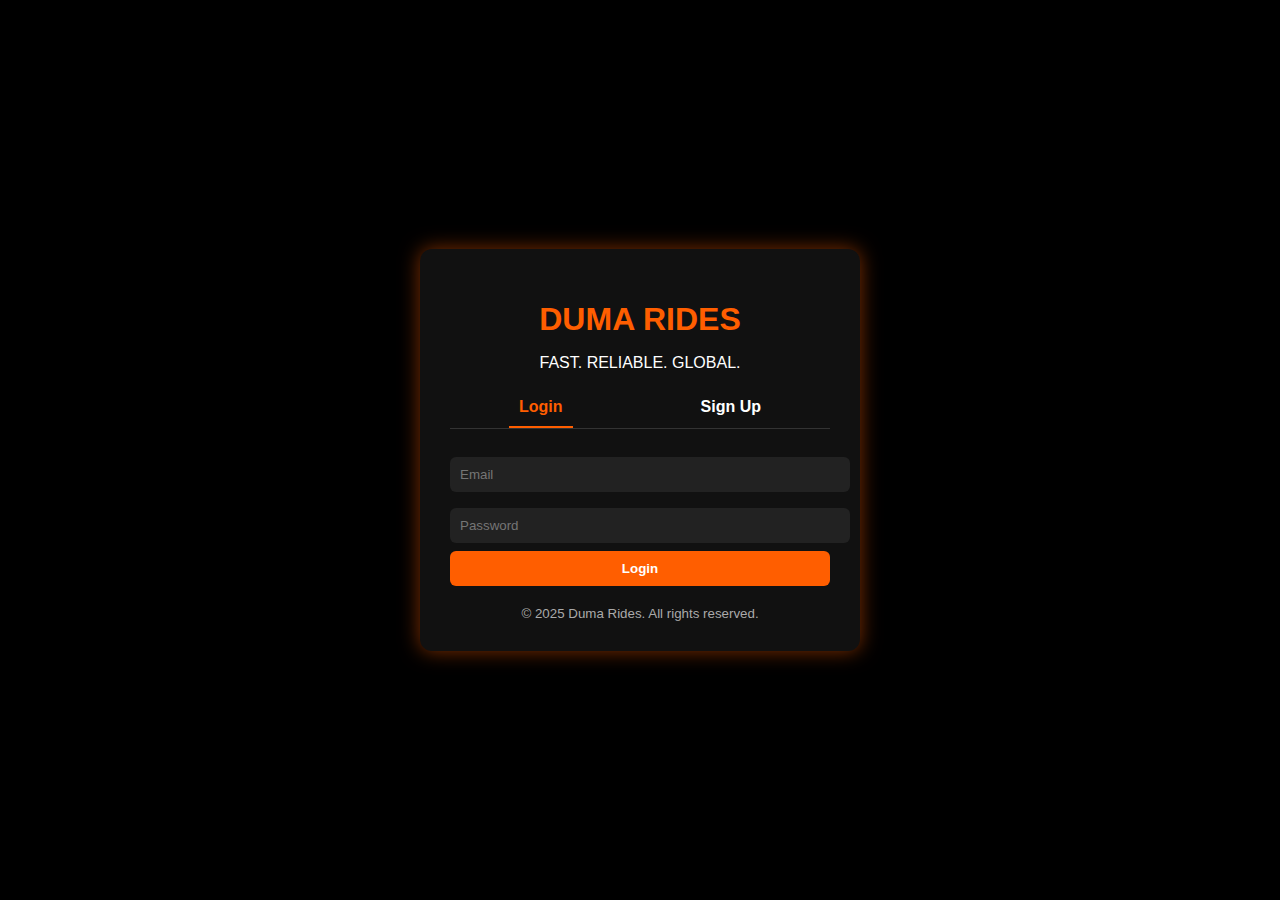
<file: my-porfolio/auth.html>
<!DOCTYPE html>
<html lang="en">
<head>
  <meta charset="UTF-8">
  <meta name="viewport" content="width=device-width, initial-scale=1.0">
  <title>Duma Rides | Login / Sign Up</title>
  <style>
    body {
      margin: 0;
      font-family: "Poppins", sans-serif;
      background-color: #000;
      color: #fff;
      display: flex;
      justify-content: center;
      align-items: center;
      height: 100vh;
    }

    .auth-container {
      background-color: #111;
      width: 380px;
      padding: 30px;
      border-radius: 12px;
      box-shadow: 0 0 20px rgba(255, 94, 0, 0.5);
      text-align: center;
    }

    h1 {
      color: #FF5E00;
      margin-bottom: 10px;
    }

    .tabs {
      display: flex;
      justify-content: space-around;
      margin-bottom: 20px;
      border-bottom: 1px solid #333;
    }

    .tab {
      cursor: pointer;
      padding: 10px;
      font-weight: 600;
      color: #fff;
    }

    .tab.active {
      color: #FF5E00;
      border-bottom: 2px solid #FF5E00;
    }

    .form {
      display: none;
    }

    .form.active {
      display: block;
    }

    input {
      width: 100%;
      padding: 10px;
      margin: 8px 0;
      border: none;
      border-radius: 6px;
      background: #222;
      color: #fff;
    }

    button {
      background-color: #FF5E00;
      border: none;
      color: #fff;
      padding: 10px;
      border-radius: 6px;
      cursor: pointer;
      width: 100%;
      font-weight: bold;
      transition: 0.3s;
    }

    button:hover {
      background-color: #007BFF;
    }

    .welcome {
      margin-top: 20px;
      color: #007BFF;
      font-weight: 500;
    }

    small {
      color: #aaa;
      display: block;
      margin-top: 10px;
    }
  </style>
</head>
<body>
  <div class="auth-container">
    <h1>DUMA RIDES</h1>
    <p>FAST. RELIABLE. GLOBAL.</p>

    <div class="tabs">
      <div id="login-tab" class="tab active">Login</div>
      <div id="signup-tab" class="tab">Sign Up</div>
    </div>

    <!-- Login Form -->
    <form id="login-form" class="form active">
      <input type="email" id="loginEmail" placeholder="Email" required>
      <input type="password" id="loginPassword" placeholder="Password" required>
      <button type="submit">Login</button>
    </form>

    <!-- Signup Form -->
    <form id="signup-form" class="form">
      <input type="text" id="signupName" placeholder="Full Name" required>
      <input type="email" id="signupEmail" placeholder="Email" required>
      <input type="tel" id="signupPhone" placeholder="Phone Number" required>
      <input type="password" id="signupPassword" placeholder="Password" required>
      <button type="submit">Sign Up</button>
    </form>

    <div class="welcome" id="welcome"></div>
    <small>© 2025 Duma Rides. All rights reserved.</small>
  </div>

  <script>
    const loginTab = document.getElementById("login-tab");
    const signupTab = document.getElementById("signup-tab");
    const loginForm = document.getElementById("login-form");
    const signupForm = document.getElementById("signup-form");
    const welcomeMsg = document.getElementById("welcome");

    // Switch Tabs
    loginTab.addEventListener("click", () => {
      loginTab.classList.add("active");
      signupTab.classList.remove("active");
      loginForm.classList.add("active");
      signupForm.classList.remove("active");
    });

    signupTab.addEventListener("click", () => {
      signupTab.classList.add("active");
      loginTab.classList.remove("active");
      signupForm.classList.add("active");
      loginForm.classList.remove("active");
    });

    // Signup Logic
    signupForm.addEventListener("submit", (e) => {
      e.preventDefault();
      const user = {
        name: document.getElementById("signupName").value,
        email: document.getElementById("signupEmail").value,
        phone: document.getElementById("signupPhone").value,
        password: document.getElementById("signupPassword").value,
      };
      localStorage.setItem("dumaUser", JSON.stringify(user));
      alert("Signup successful! Please login.");
      signupForm.reset();
      loginTab.click();
    });

    // Login Logic
    loginForm.addEventListener("submit", (e) => {
      e.preventDefault();
      const storedUser = JSON.parse(localStorage.getItem("dumaUser"));
      const email = document.getElementById("loginEmail").value;
      const password = document.getElementById("loginPassword").value;

      if (storedUser && storedUser.email === email && storedUser.password === password) {
        localStorage.setItem("isLoggedIn", "true");
        welcomeMsg.textContent = `👋 Welcome, ${storedUser.name}! Redirecting...`;
        setTimeout(() => {
          window.location.href = "services.html";
        }, 1500);
      } else {
        alert("Invalid credentials! Please try again.");
      }
    });

    // If already logged in
    if (localStorage.getItem("isLoggedIn") === "true") {
      const user = JSON.parse(localStorage.getItem("dumaUser"));
      welcomeMsg.textContent = `👋 Welcome back, ${user.name}!`;
      setTimeout(() => {
        window.location.href = "services.html";
      }, 1200);
    }
  </script>
</body>
</html>
</file>
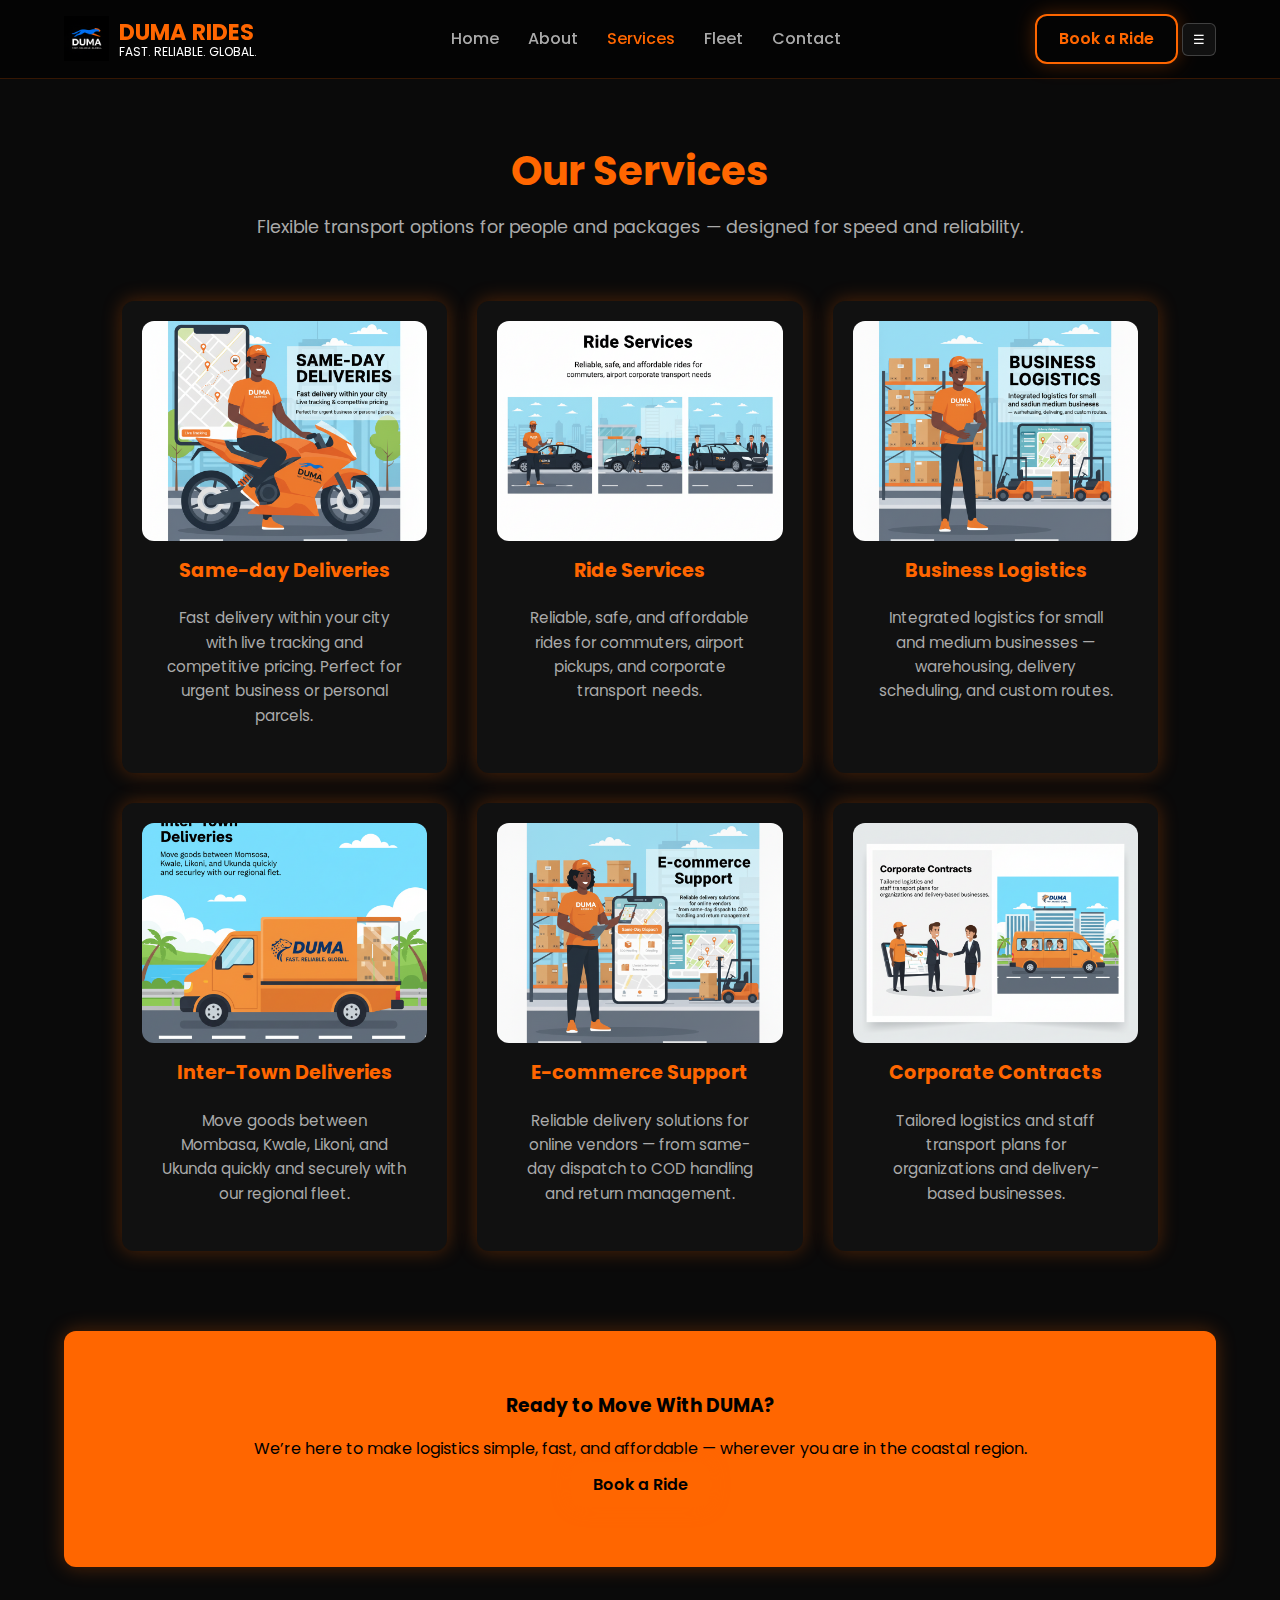
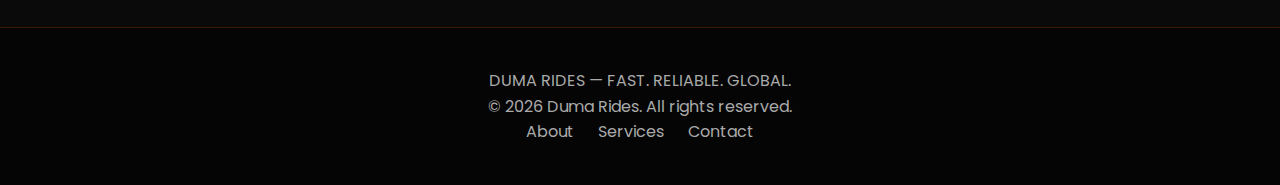
<file: my-porfolio/services.html>
<!doctype html>
<html lang="en">
<head>
  <meta charset="utf-8" />
  <meta name="viewport" content="width=device-width,initial-scale=1" />
  <title>Services — DUMA RIDES</title>
  <link rel="stylesheet" href="css/style.css" />
  <link rel="icon" href="images/favicon.ico" />
  <link href="https://fonts.googleapis.com/css2?family=Poppins:wght@400;600;700&display=swap" rel="stylesheet">
</head>
<body>
  <!-- Header -->
  <header class="site-header">
    <div class="container header-inner">
      <a class="brand" href="index.html">
        <img src="images/duma-logo.png" alt="Duma Rides Logo" class="logo">
        <div class="brand-text">
          <span class="brand-name">DUMA RIDES</span>
          <small class="tagline">FAST. RELIABLE. GLOBAL.</small>
        </div>
      </a>

      <nav id="primaryNav" class="primary-nav" aria-label="Primary">
        <ul>
          <li><a href="index.html">Home</a></li>
          <li><a href="about.html">About</a></li>
          <li><a href="services.html" class="active">Services</a></li>
          <li><a href="fleet.html">Fleet</a></li>
          <li><a href="contact.html">Contact</a></li>
        </ul>
      </nav>

      <div class="actions">
        <a href="contact.html" class="btn btn-ghost">Book a Ride</a>
        <button id="navToggle" class="nav-toggle" aria-controls="primaryNav" aria-expanded="false" aria-label="Open menu">☰</button>
      </div>
    </div>
  </header>

  <!-- Main -->
  <main id="main" class="page-content">
    <div class="container box">
      <section class="services-hero" data-animate>
        <h1>Our Services</h1>
        <p class="lead">Flexible transport options for people and packages — designed for speed and reliability.</p>
      </section>

      <section class="services-grid" data-animate>
        <article class="service-card">
          <img src="images/sameday.jpg" alt="Same-day Deliveries">
          <h3>Same-day Deliveries</h3>
          <p>Fast delivery within your city with live tracking and competitive pricing. Perfect for urgent business or personal parcels.</p>
        </article>

        <article class="service-card">
          <img src="images/ride.jpg" alt="Ride Services">
          <h3>Ride Services</h3>
          <p>Reliable, safe, and affordable rides for commuters, airport pickups, and corporate transport needs.</p>
        </article>

        <article class="service-card">
          <img src="images/logistics.jpg" alt="Logistics Solutions">
          <h3>Business Logistics</h3>
          <p>Integrated logistics for small and medium businesses — warehousing, delivery scheduling, and custom routes.</p>
        </article>

        <article class="service-card">
          <img src="images/intertown.jpg" alt="Inter-Town Delivery">
          <h3>Inter-Town Deliveries</h3>
          <p>Move goods between Mombasa, Kwale, Likoni, and Ukunda quickly and securely with our regional fleet.</p>
        </article>

        <article class="service-card">
          <img src="images/ecommerce.jpg" alt="E-commerce Support">
          <h3>E-commerce Support</h3>
          <p>Reliable delivery solutions for online vendors — from same-day dispatch to COD handling and return management.</p>
        </article>

        <article class="service-card">
          <img src="images/corporate.jpg" alt="Corporate Contracts">
          <h3>Corporate Contracts</h3>
          <p>Tailored logistics and staff transport plans for organizations and delivery-based businesses.</p>
        </article>
      </section>

      <section class="cta-bar" data-animate>
        <h3>Ready to Move With DUMA?</h3>
        <p>We’re here to make logistics simple, fast, and affordable — wherever you are in the coastal region.</p>
        <a href="contact.html" class="btn btn-primary">Book a Ride</a>
      </section>
    </div>
  </main>

  <!-- Footer -->
  <footer class="site-footer">
    <div class="container footer-inner">
      <div class="footer-left">
        <p class="brand-mini">DUMA RIDES — FAST. RELIABLE. GLOBAL.</p>
        <p class="muted">© <span id="year"></span> Duma Rides. All rights reserved.</p>
      </div>
      <div class="footer-right">
        <nav class="footer-nav" aria-label="Footer">
          <a href="about.html">About</a>
          <a href="services.html">Services</a>
          <a href="contact.html">Contact</a>
        </nav>
      </div>
    </div>
  </footer>

  <script src="js/main.js"></script>
</body>
</html>
</file>
<file: my-porfolio/css/style.css>
/* DUMA RIDES — Unified Black & Orange Theme (2025) */

:root {
  --primary: #ff6600;
  --text: #ffffff;
  --muted: #aaaaaa;
  --bg: #0a0a0a;
  --panel: #111111;
  --radius: 12px;
  --shadow: 0 0 20px rgba(255, 102, 0, 0.3);
}

/* RESET */
* {
  margin: 0;
  padding: 0;
  box-sizing: border-box;
}

body {
  font-family: 'Poppins', sans-serif;
  background: var(--bg);
  color: var(--text);
  line-height: 1.6;
  overflow-x: hidden;
}

/* HEADER */
.site-header {
  background: rgba(0, 0, 0, 0.6);
  backdrop-filter: blur(12px);
  position: sticky;
  top: 0;
  z-index: 1000;
  padding: 14px 0;
  border-bottom: 1px solid rgba(255, 102, 0, 0.2);
}

.header-inner {
  display: flex;
  justify-content: space-between;
  align-items: center;
  width: 90%;
  max-width: 1200px;
  margin: 0 auto;
}

.brand {
  display: flex;
  align-items: center;
  gap: 10px;
  text-decoration: none;
}

.brand img {
  height: 45px;
  width: auto;
  object-fit: contain;
}

.brand-text {
  color: var(--text);
  display: flex;
  flex-direction: column;
  line-height: 1.1;
}

.brand-name {
  font-weight: 700;
  font-size: 1.4rem;
  color: var(--primary);
}

.tagline {
  color: var(--text);
  font-size: 0.75rem;
}

/* NAVIGATION */
.primary-nav ul {
  display: flex;
  list-style: none;
  gap: 1.8rem;
}

.primary-nav a {
  text-decoration: none;
  color: var(--muted);
  font-weight: 500;
  transition: color 0.3s ease;
}

.primary-nav a:hover,
.primary-nav a.active {
  color: var(--primary);
}

/* BUTTONS */
.btn {
  display: inline-block;
  padding: 10px 22px;
  border-radius: var(--radius);
  font-weight: 600;
  text-decoration: none;
  transition: all 0.3s ease;
  box-shadow: var(--shadow);
}

.btn-primary {
  background: var(--primary);
  color: #000;
}

.btn-primary:hover {
  transform: scale(1.05);
  box-shadow: 0 0 25px rgba(255, 102, 0, 0.5);
}

.btn-outline,
.btn-ghost {
  border: 2px solid var(--primary);
  color: var(--primary);
}

.btn-outline:hover,
.btn-ghost:hover {
  background: var(--primary);
  color: #000;
}

/* HERO SECTION */
.hero {
  padding: 100px 0;
  display: flex;
  align-items: center;
  justify-content: center;
  color: var(--text);
  background: linear-gradient(180deg, #0a0a0a 0%, #111111 100%);
}

.hero-inner {
  display: flex;
  flex-wrap: wrap;
  align-items: center;
  justify-content: space-between;
  gap: 40px;
  width: 90%;
  max-width: 1200px;
}

.hero h1 {
  font-size: 2.8rem;
  color: var(--primary);
  margin-bottom: 15px;
}

.hero p.lead {
  color: var(--muted);
  font-size: 1.1rem;
  margin-bottom: 25px;
}

/* FEATURES */
.features {
  display: flex;
  justify-content: space-around;
  flex-wrap: wrap;
  padding: 80px 0;
}

.feature {
  background: var(--panel);
  border-radius: var(--radius);
  text-align: center;
  padding: 30px;
  width: 280px;
  margin: 15px;
  transition: transform 0.3s ease, box-shadow 0.3s ease;
  box-shadow: var(--shadow);
}

.feature:hover {
  transform: translateY(-10px);
  box-shadow: 0 0 30px rgba(255, 102, 0, 0.5);
}

.feature h3 {
  color: var(--primary);
  margin-top: 10px;
}

.feature p {
  color: var(--muted);
  font-size: 0.95rem;
}

/* ABOUT */
.about-preview {
  background: rgba(255, 255, 255, 0.02);
  padding: 100px 0;
}

.about-inner {
  display: flex;
  justify-content: space-between;
  flex-wrap: wrap;
  align-items: center;
  gap: 40px;
  width: 90%;
  max-width: 1200px;
  margin: auto;
}

.about-inner h2 {
  color: var(--primary);
  margin-bottom: 10px;
}

/* SERVICES PAGE */
.page-content {
  padding: 60px 0;
}

.container {
  width: 90%;
  max-width: 1200px;
  margin: 0 auto;
}

.services-hero {
  text-align: center;
  margin-bottom: 50px;
}

.services-hero h1 {
  color: var(--primary);
  font-size: 2.5rem;
  margin-bottom: 10px;
}

.services-hero p.lead {
  color: var(--muted);
  font-size: 1.1rem;
}

.services-grid {
  display: grid;
  grid-template-columns: repeat(auto-fit, minmax(280px, 1fr));
  gap: 25px;
  margin-top: 40px;
}

.service-card {
  background: var(--panel);
  border-radius: var(--radius);
  padding: 20px;
  text-align: center;
  transition: 0.3s;
  box-shadow: 0 0 8px rgba(255, 92, 0, 0.1);
}

.service-card:hover {
  transform: translateY(-3px);
  box-shadow: 0 0 15px rgba(255, 92, 0, 0.3);
}

.service-card img {
  width: 100%;
  border-radius: var(--radius);
  height: 180px;
  object-fit: cover;
  margin-bottom: 15px;
}

.service-card h3 {
  color: var(--primary);
  margin-bottom: 10px;
}

.service-card p {
  color: var(--muted);
}

/* CTA BAR */
.cta-bar {
  background: var(--primary);
  color: #000;
  text-align: center;
  padding: 60px 20px;
  margin-top: 80px;
  border-radius: var(--radius);
  box-shadow: var(--shadow);
}

.cta-bar h3 {
  margin-bottom: 15px;
}

/* FOOTER */
.site-footer {
  background: rgba(0, 0, 0, 0.5);
  padding: 40px 0;
  color: var(--muted);
  text-align: center;
  border-top: 1px solid rgba(255, 102, 0, 0.2);
}

.footer-nav a {
  color: var(--muted);
  margin: 0 10px;
  text-decoration: none;
}

.footer-nav a:hover {
  color: var(--primary);
}

/* SCROLL TOP */
#scrollTop {
  position: fixed;
  bottom: 30px;
  right: 30px;
  display: none;
  background: var(--primary);
  color: #000;
  border: none;
  padding: 12px;
  border-radius: 50%;
  font-size: 18px;
  cursor: pointer;
  transition: transform 0.3s ease;
  box-shadow: var(--shadow);
}

#scrollTop:hover {
  transform: scale(1.1);
}

/* AUTH PAGES (Login / Signup) */
.auth-box {
  background: #111;
  box-shadow: var(--shadow);
  border-radius: var(--radius);
  padding: 40px;
  width: 360px;
  max-width: 90%;
  margin: 80px auto;
  text-align: center;
}

.auth-box h1 {
  color: var(--primary);
  margin-bottom: 10px;
}

.auth-tabs {
  display: flex;
  justify-content: center;
  gap: 20px;
  margin-bottom: 20px;
  border-bottom: 1px solid rgba(255, 255, 255, 0.1);
}

.auth-tabs button {
  background: none;
  border: none;
  color: var(--muted);
  font-weight: 600;
  padding: 10px;
  cursor: pointer;
}

.auth-tabs button.active {
  color: var(--primary);
  border-bottom: 2px solid var(--primary);
}

.auth-form input {
  width: 100%;
  padding: 12px;
  margin: 10px 0;
  border: none;
  border-radius: var(--radius);
  background: #222;
  color: var(--text);
}

.auth-form input:focus {
  outline: 2px solid var(--primary);
}

/* MOBILE NAV */
.nav-toggle {
  background: var(--panel);
  border: 1px solid rgba(255, 255, 255, 0.2);
  color: var(--text);
  border-radius: 6px;
  padding: 8px 10px;
}

@media (max-width: 760px) {
  .primary-nav ul {
    display: none;
    flex-direction: column;
    background: #111;
    position: absolute;
    top: 60px;
    right: 20px;
    border-radius: var(--radius);
    padding: 20px;
    box-shadow: var(--shadow);
  }

  .primary-nav a {
    display: block;
    padding: 8px 0;
  }
}

/* SERVICE CARDS */
.services-grid {
  display: grid;
  grid-template-columns: repeat(auto-fit, minmax(280px, 1fr));
  gap: 30px;
  width: 90%;
  max-width: 1200px;
  margin: 60px auto;
}

.service-card {
  background: var(--panel);
  border-radius: var(--radius);
  overflow: hidden;
  text-align: center;
  box-shadow: var(--shadow);
  transition: transform 0.3s ease, box-shadow 0.3s ease;
}

.service-card:hover {
  transform: translateY(-8px);
  box-shadow: 0 0 25px rgba(255, 102, 0, 0.5);
}

.service-card img {
  width: 100%;
  height: 220px; /* fixed height for consistent look */
  object-fit: cover; /* ensures image fills area without distortion */
  display: block;
}

.service-card h3 {
  color: var(--primary);
  margin-top: 15px;
  font-size: 1.2rem;
}

.service-card p {
  color: var(--muted);
  padding: 10px 20px 25px;
  font-size: 0.95rem;
}

.hero img {
  width: 100vw;            /* full width of the viewport */
  height: 400px;           /* or whatever height looks good */
  object-fit: cover;       /* keep proportions and fill the space */
  object-position: center; /* center the focus */
  margin: 0;
  padding: 0;
  display: block;          /* removes unwanted spacing below image */
}

.hero {
  margin: 0;
  padding: 0;
}
</file>
